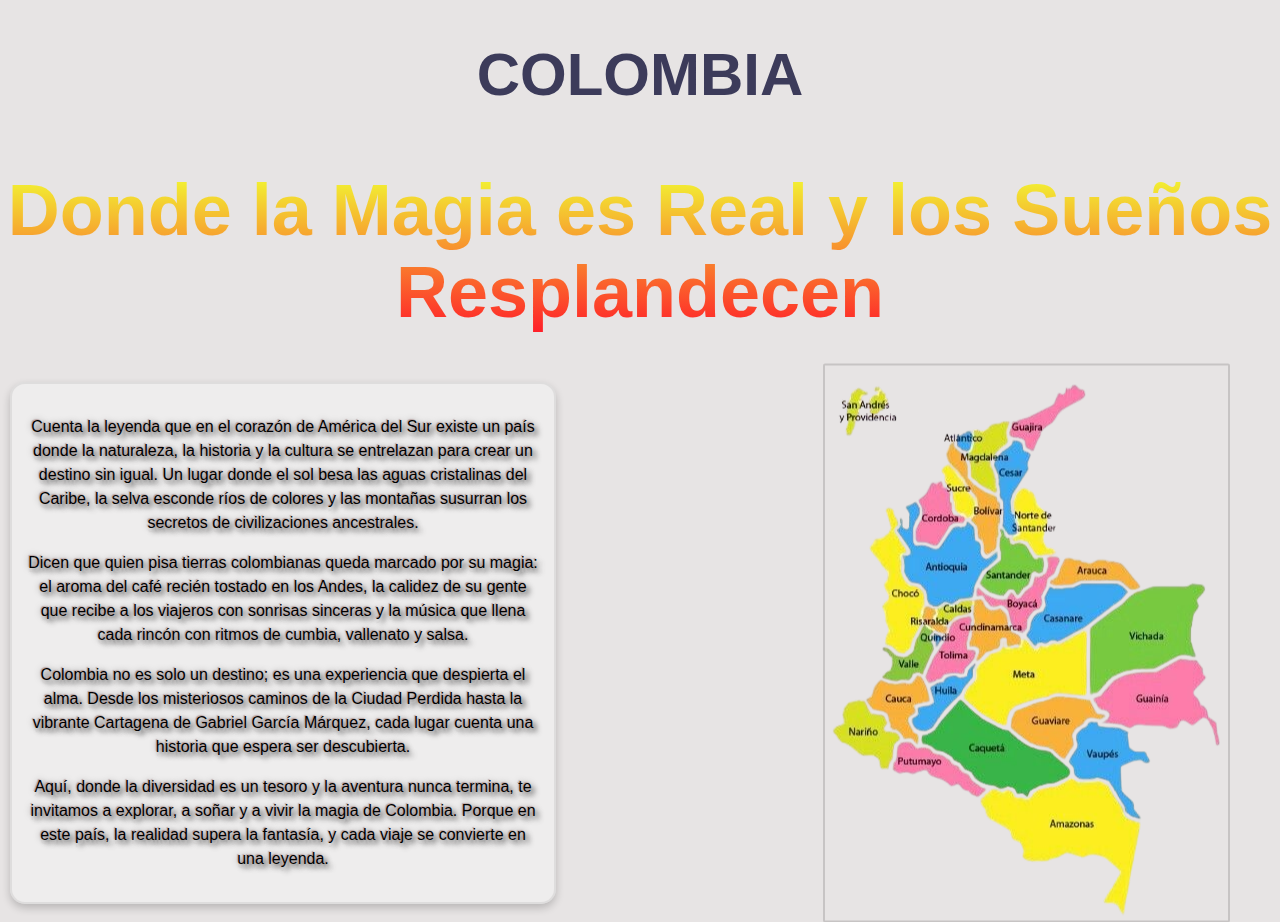
<file: index.html>
<!DOCTYPE html>
<html lang="es">

<head>
    <meta charset="UTF-8">
    <meta name="viewport" content="width=device-width, initial-scale=1.0">
    <link rel="stylesheet" href="css/style-main.css">
    <title>MAPA DE COLOMBIA</title>
</head>


<body>
    <header class="main-header">
        <h1>COLOMBIA</h1>
    </header>
    <nav class="sub-header">
        <h2>Donde la Magia es Real y los Sueños Resplandecen</h2>
    </nav>
    <main class="content">
        <section class="left-box">
            <p>
                Cuenta la leyenda que en el corazón de América del Sur existe un país donde la naturaleza, la
                historia y la cultura se
                entrelazan para crear un destino sin igual. Un lugar donde el sol besa las aguas cristalinas del
                Caribe, la selva
                esconde ríos de colores y las montañas susurran los secretos de civilizaciones ancestrales.
            </p>
            <p>
                Dicen que quien pisa tierras colombianas queda marcado por su magia: el aroma del café recién
                tostado en los Andes, la
                calidez de su gente que recibe a los viajeros con sonrisas sinceras y la música que llena cada
                rincón con ritmos de
                cumbia, vallenato y salsa.
            </p>
            <p>
                Colombia no es solo un destino; es una experiencia que despierta el alma. Desde los misteriosos
                caminos de la Ciudad
                Perdida hasta la vibrante Cartagena de Gabriel García Márquez, cada lugar cuenta una historia que
                espera ser
                descubierta.
            </p>
            <p>
                Aquí, donde la diversidad es un tesoro y la aventura nunca termina, te invitamos a explorar, a soñar
                y a vivir la magia
                de Colombia. Porque en este país, la realidad supera la fantasía, y cada viaje se convierte en una
                leyenda.
            </p>
        </section>
        <section class="right-box">
            <div class="mapacol">
                <!-- Image Map Generated by http://www.image-map.net/ -->
                <img src="images/map.png" usemap="#image-map" alt="Mapa de Colombia">
            
                <map name="image-map">
                    <area target="_self" alt="CHOCO" title="CHOCO" href="choco.html"
                        coords="60,276,68,282,77,285,83,279,89,267,93,257,93,245,96,234,93,222,77,212,74,200,75,190,80,182,72,169,72,154,65,143,64,166,53,175,45,181,56,197,62,208,62,215,57,223,63,235,58,242,60,251,63,262,66,269"
                        shape="poly">
                    <area target="_self" alt="LA GUAJIRA" title="LA GUAJIRA" href="laguajira.html"
                        coords="207,85,211,75,217,63,227,55,233,45,243,39,261,31,249,21,237,29,230,31,226,41,209,49,196,53,188,57,186,67,198,71"
                        shape="poly">
                    <area target="_self" alt="NARINO" title="NARINO" href="narino.html"
                        coords="61,403,67,389,71,375,61,365,61,349,47,347,39,335,27,337,21,349,21,359,11,365,19,375,33,389,47,389"
                        shape="poly">
                    <area target="_self" alt="GUAINIA" title="GUAINIA" href="guainia.html"
                        coords="390,377,395,377,389,355,382,349,380,340,375,338,371,331,367,326,380,313,375,300,367,294,355,292,345,297,332,306,318,307,300,309,291,313,282,321,275,329,268,332,274,341,283,342,285,348,282,357,292,357,302,359,312,358,326,358,337,357,346,360,354,359,358,353,368,355,376,353,383,354,389,365"
                        shape="poly">
                    <area target="_self" alt="CUNDINAMARCA" title="CUNDINAMARCA" href="cundinamarca.html"
                        coords="155,283,154,292,168,282,174,280,176,272,182,272,187,279,194,274,188,268,182,254,174,240,166,246,156,236,150,238,151,249,148,266,145,280"
                        shape="poly">
                </map>
        </section>
    </main>
</body>

</html>
</file>
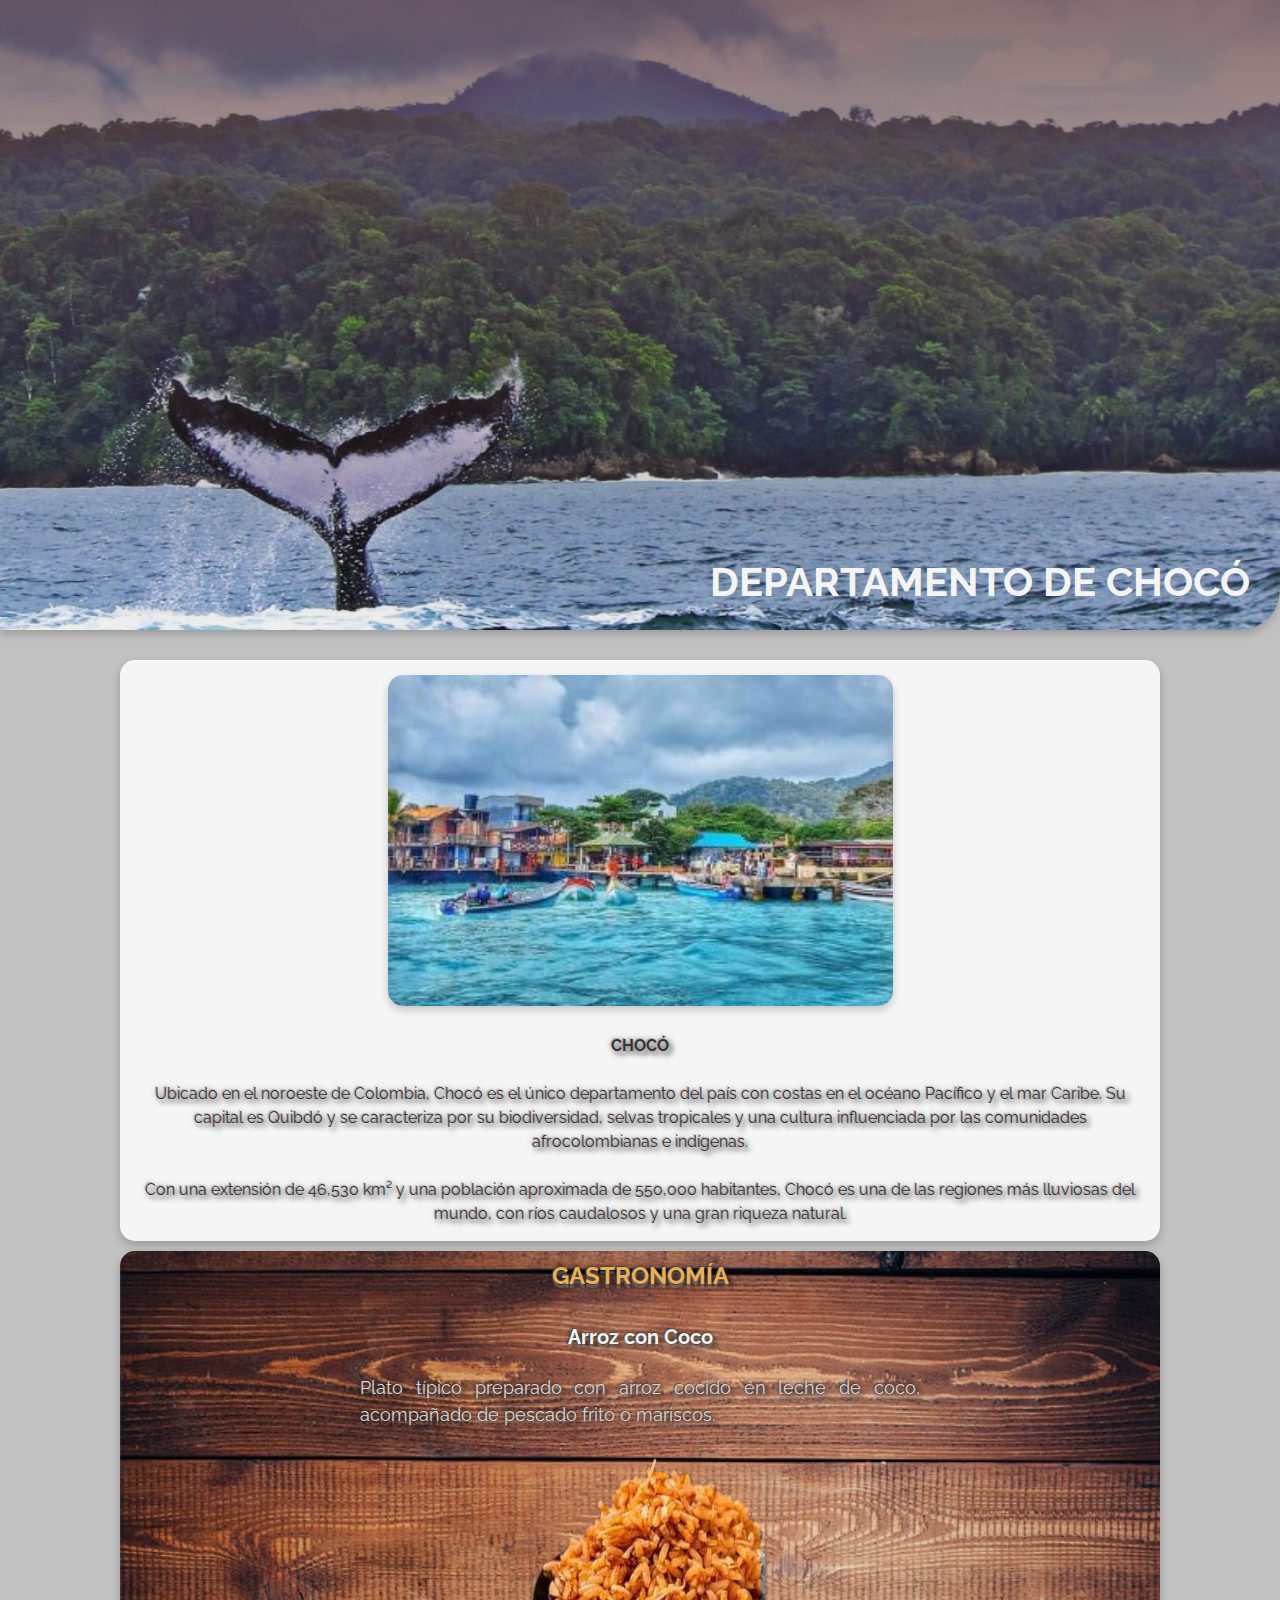
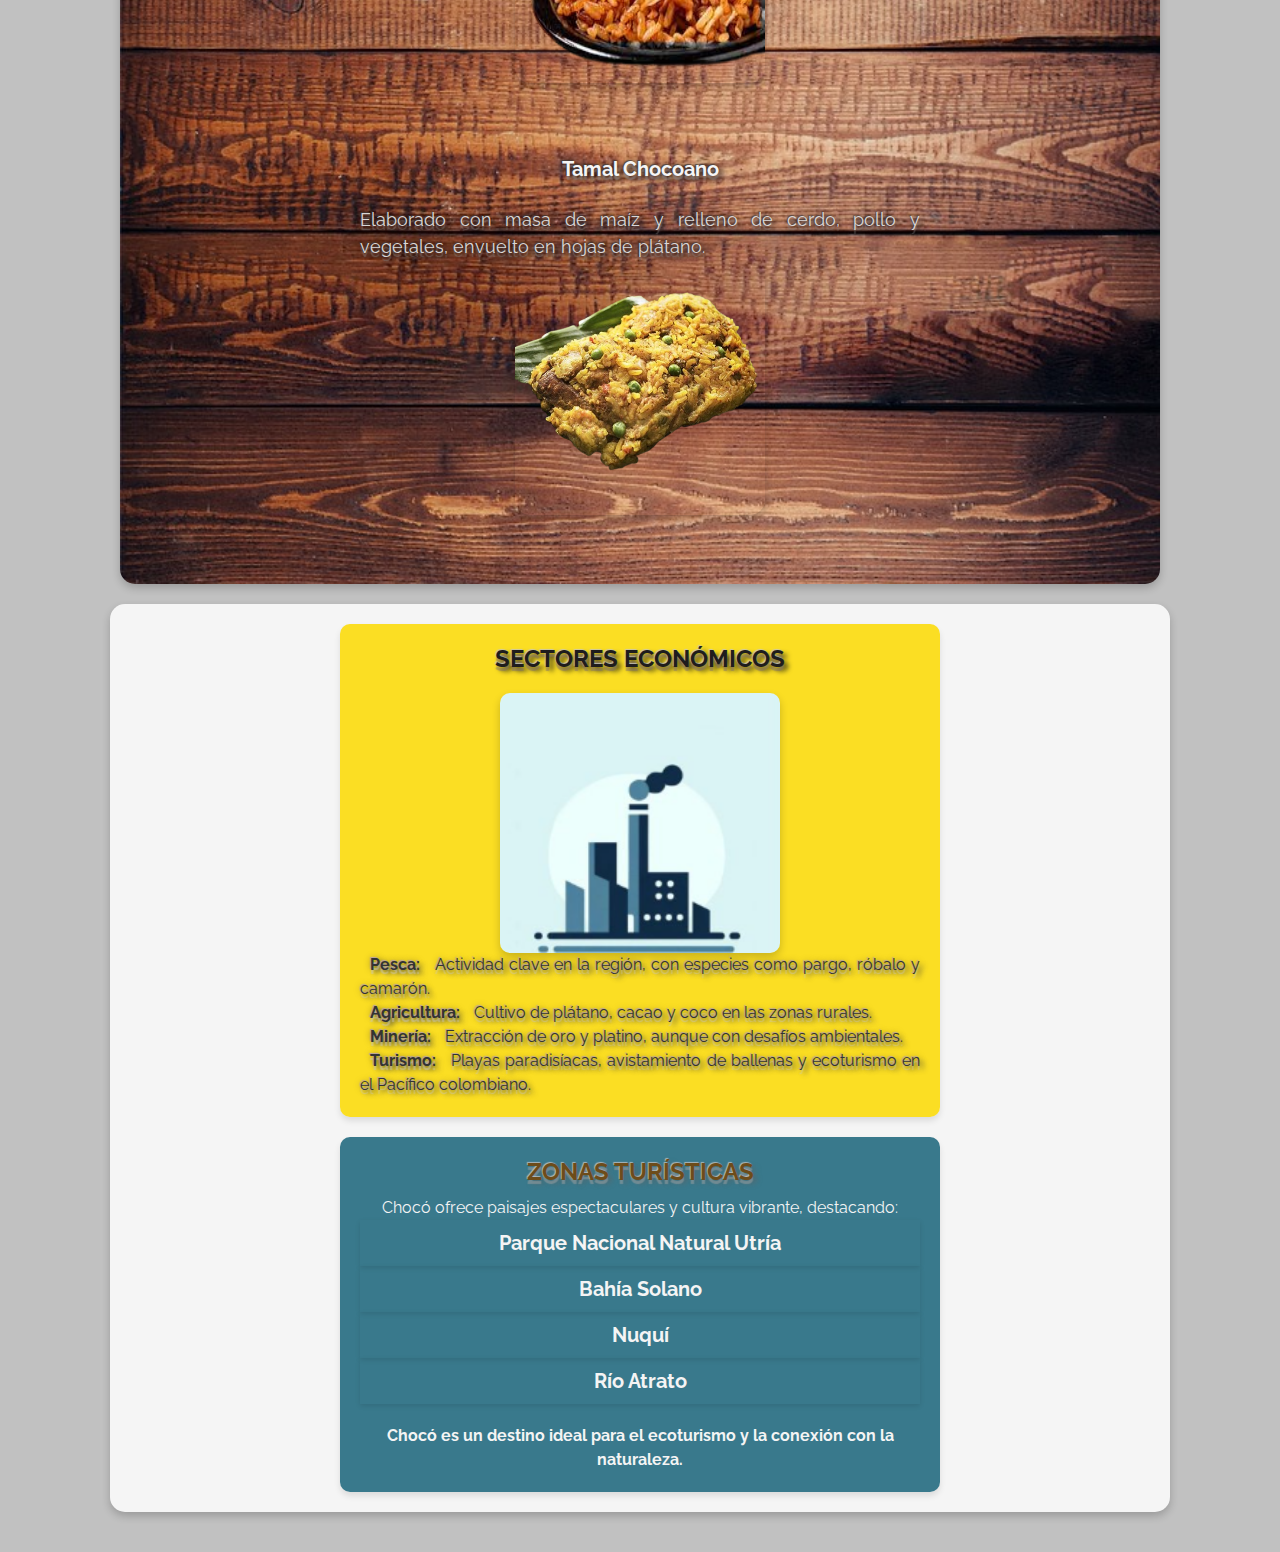
<file: choco.html>
<!DOCTYPE html>
<html lang="es">
<head>
    <meta charset="UTF-8">
    <meta name="viewport" content="width=device-width, initial-scale=1.0">
    <title>CHOCÓ</title>
    <link rel="stylesheet" href="css/style2.css">
</head>
<body>
    <header>
        <nav class="titulo">
            <h1>DEPARTAMENTO DE CHOCÓ</h1>
        </nav>
    </header>
    <section>
        <article>
            <img src="images/choco.png" alt="">
            <p><br><strong>CHOCÓ</strong><br>
                <br> Ubicado en el noroeste de Colombia, Chocó es el único departamento del país con costas en el océano Pacífico y el mar Caribe. Su capital es Quibdó y se caracteriza por su biodiversidad, selvas tropicales y una cultura influenciada por las comunidades afrocolombianas e indígenas. <br>
                <br> Con una extensión de 46,530 km² y una población aproximada de 550,000 habitantes, Chocó es una de las regiones más lluviosas del mundo, con ríos caudalosos y una gran riqueza natural.
            </p>
        </article>
        <article class="gastronomia">
            <h3>GASTRONOMÍA</h3>
            <div class="plato">
                <h4>Arroz con Coco</h4>
                <div class="container">
                    <div class="texto">
                        <p>Plato típico preparado con arroz cocido en leche de coco, acompañado de pescado frito o mariscos.</p>
                    </div>
                    <div class="imagen">
                        <img src="images/arroz_coco.png" alt="Arroz con Coco">
                    </div>
                </div>
            </div>

            <div class="plato">
                <h4>Tamal Chocoano</h4>
                <div class="container">
                    <div class="texto">
                        <p>Elaborado con masa de maíz y relleno de cerdo, pollo y vegetales, envuelto en hojas de plátano.</p>
                    </div>
                    <div class="imagen">
                        <img src="images/tamal_chocoano.png" alt="Tamal Chocoano">
                    </div>
                </div>
            </div>
        </article>
        <div class="conteiner3">
            <article class="sector">
                <h3>SECTORES ECONÓMICOS</h3>
                <img src="images/sector_choco.png" alt="">
                <p><strong>Pesca:</strong> Actividad clave en la región, con especies como pargo, róbalo y camarón.</p>
                <p><strong>Agricultura:</strong> Cultivo de plátano, cacao y coco en las zonas rurales.</p>
                <p><strong>Minería:</strong> Extracción de oro y platino, aunque con desafíos ambientales.</p>
                <p><strong>Turismo:</strong> Playas paradisíacas, avistamiento de ballenas y ecoturismo en el Pacífico colombiano.</p>
            </article>
            <article class="turismo">
                <h3>ZONAS TURÍSTICAS</h3>
                <p>Chocó ofrece paisajes espectaculares y cultura vibrante, destacando:</p>
                <ul>
                    <li><strong><a href="https://www.tripadvisor.com">Parque Nacional Natural Utría</a></strong></li>
                    <li><strong><a href="https://www.tripadvisor.com">Bahía Solano</a></strong></li>
                    <li><strong><a href="https://www.tripadvisor.com">Nuquí</a></strong></li>
                    <li><strong><a href="https://www.tripadvisor.com">Río Atrato</a></strong></li>
                </ul>
                <p class="final">Chocó es un destino ideal para el ecoturismo y la conexión con la naturaleza.</p>
            </article>
        </div>
    </section>
</body>
</html>
</file>
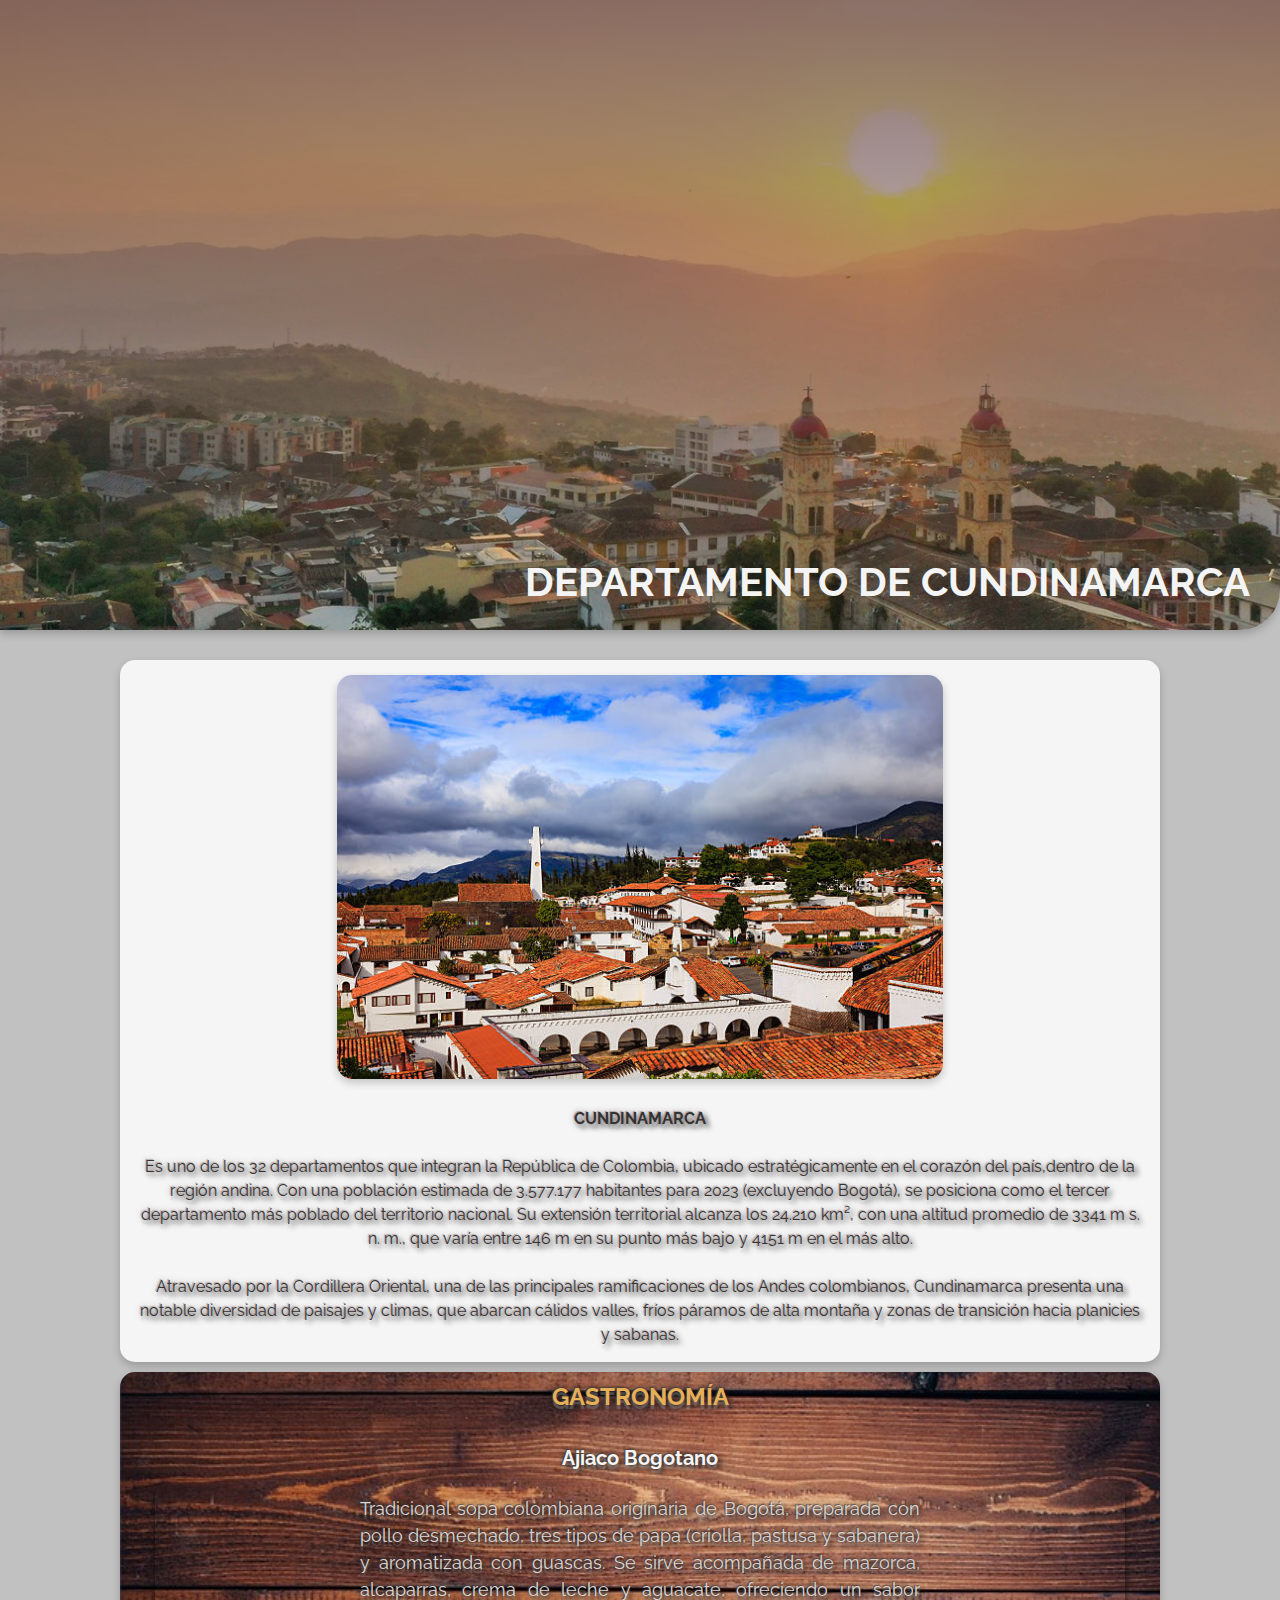
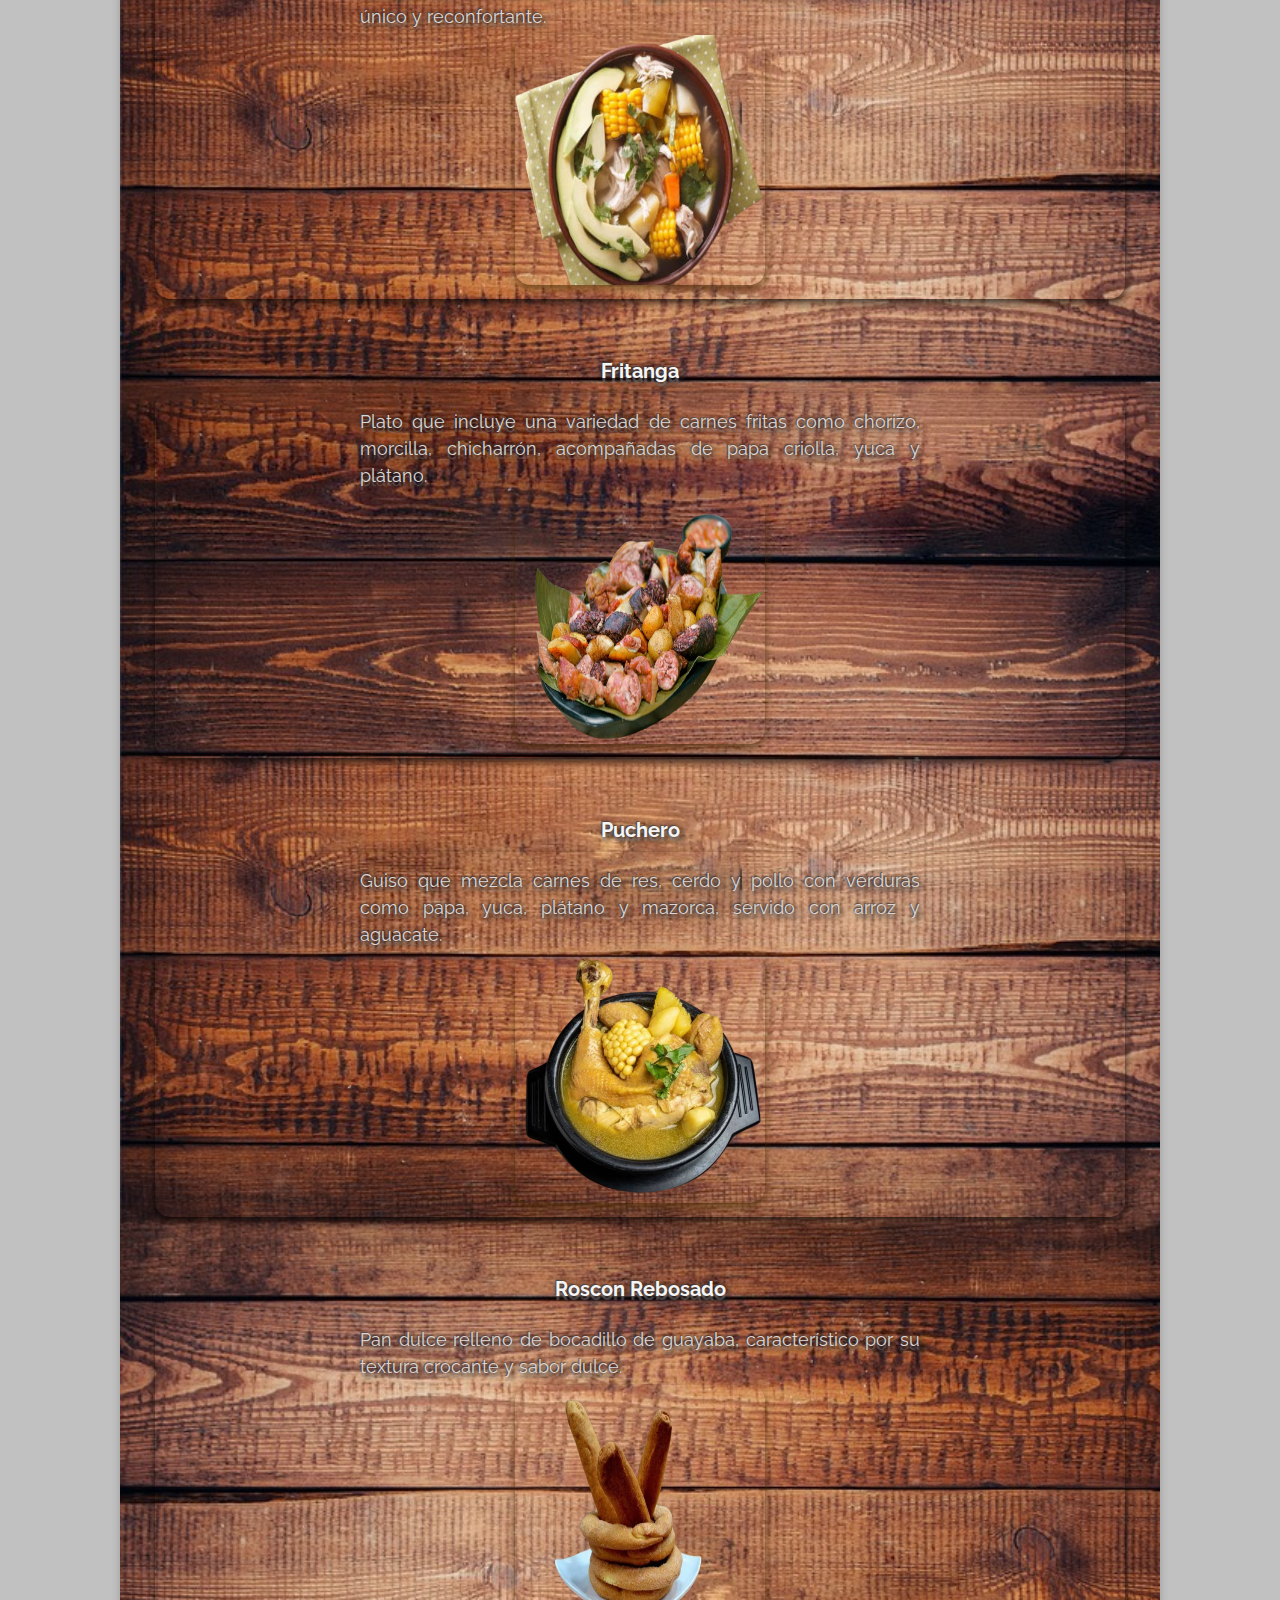
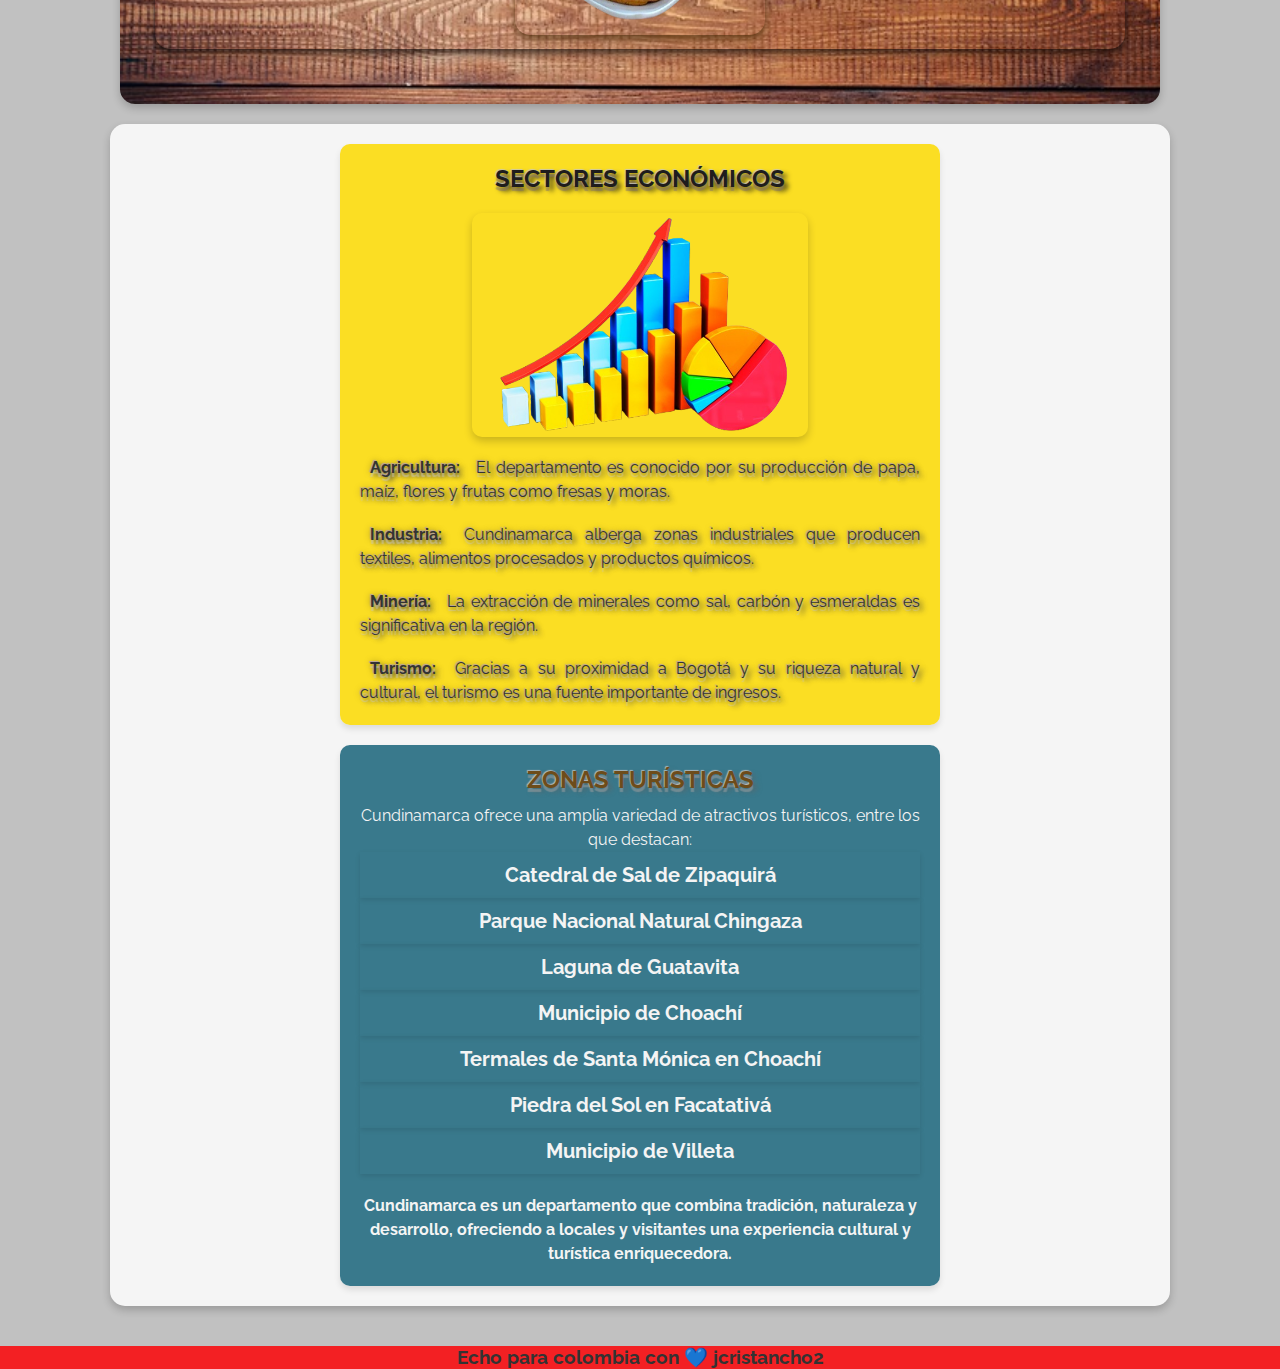
<file: cundinamarca.html>
<!DOCTYPE html>
<html lang="en">
<head>
    <meta charset="UTF-8">
    <meta name="viewport" content="width=device-width, initial-scale=1.0">
    <title>CUNDINAMARCA</title>
    <link rel="stylesheet" href="css/style1.css">
    <link rel="stylesheet"
        href="https://fonts.googleapis.com/css2?family=Material+Symbols+Outlined:opsz,wght,FILL,GRAD@24,400,0,0&icon_names=favorite" />

</head>
<body>
    <header>
        <nav class="titulo">
            <h1>DEPARTAMENTO DE CUNDINAMARCA</h1>
        </nav>
    </header>
    <section>
        <article>
            <img src="images/cundinamarca.png" alt="">
            <p> <br><strong>CUNDINAMARCA</strong><br>
                <br> Es uno de los 32 departamentos que integran la República de Colombia, ubicado estratégicamente en el corazón del país,dentro de la región andina. Con una población estimada de 3.577.177 habitantes para 2023 (excluyendo Bogotá), se posiciona como el tercer departamento más poblado del territorio nacional. Su extensión territorial alcanza los 24.210 km², con una altitud promedio de 3341 m s. n. m., que varía entre 146 m en su punto más bajo y 4151 m en el más alto.<br> <br>Atravesado por la Cordillera Oriental, una de las principales ramificaciones de los Andes colombianos, Cundinamarca presenta una notable diversidad de paisajes y climas, que abarcan cálidos valles, fríos páramos de alta montaña y zonas de transición hacia planicies y sabanas.</p>
        </article>
        <article class="gastronomia">
            <h3>GASTRONOMÍA</h3>
            <div class="plato">
                <h4>Ajiaco Bogotano</h4>
                <div class="container">
                    <div class="texto">
                        <p>Tradicional sopa colombiana originaria de Bogotá, preparada con pollo desmechado, tres tipos de papa (criolla, pastusa y sabanera) y aromatizada con guascas. Se sirve acompañada de mazorca, alcaparras, crema de leche y aguacate, ofreciendo un sabor único y reconfortante.</p>
                    </div>
                    <div class="imagen">
                        <img src="images/AJIACO_BOGOTANO.png" alt="Ajiaco Bogotano">
                    </div>
                </div>
            </div>

            <div class="plato">
                <h4>Fritanga</h4>
                <div class="container">
                    <div class="texto">
                        <p>Plato que incluye una variedad de carnes fritas como chorizo, morcilla, chicharrón, acompañadas de papa criolla, yuca y plátano.</p>
                    </div>
                    <div class="imagen">
                        <img src="images/fritanga.png" alt="Fritanga">
                    </div>
                </div>
            </div>

            <div class="plato">
                <h4>Puchero</h4>
                <div class="container">
                    <div class="texto">
                        <p>Guiso que mezcla carnes de res, cerdo y pollo con verduras como papa, yuca, plátano y mazorca, servido con arroz y aguacate.</p>
                    </div>
                    <div class="imagen">
                        <img src="images/puchero.png" alt="Puchero">
                    </div>
                </div>
            </div>

            <div class="plato">
                <h4>Roscon Rebosado</h4>
                <div class="container">
                    <div class="texto">
                        <p>Pan dulce relleno de bocadillo de guayaba, característico por su textura crocante y sabor dulce.</p>
                    </div>
                    <div class="imagen">
                        <img src="images/rosconrebosado.png" alt="Roscon Rebosado">
                    </div>
                </div>
            </div>

        </article>
        <div class="conteiner3">
            <article class="sector">
                <h3>SECTORES ECONÓMICOS</h3>

                <img src="images/sector.png" alt="">
                <br>
                <p><strong>Agricultura:</strong> El departamento es conocido por su producción de papa, maíz, flores y frutas como
                    fresas y moras.</p>
                    <br>

                <p><strong>Industria:</strong> Cundinamarca alberga zonas industriales que producen textiles, alimentos procesados y
                    productos químicos.</p>
                    <br>
                <p><strong>Minería:</strong> La extracción de minerales como sal, carbón y esmeraldas es significativa en la región.
                </p>
                    <br>
                <p><strong>Turismo:</strong> Gracias a su proximidad a Bogotá y su riqueza natural y cultural, el turismo es una
                    fuente importante de ingresos.</p>

            </article>
            <article class="turismo">
                <h3>ZONAS TURÍSTICAS</h3>
                    <p>Cundinamarca ofrece una amplia variedad de atractivos turísticos, entre los que destacan:</p>

                    <ul>
                        <li>
                            <strong><a href="https://www.catedraldesal.gov.co/">Catedral de Sal de Zipaquirá</a></strong> 
                        </li>
                        <li>
                            <strong><a href="https://www.parquesnacionales.gov.co/nuestros-parques/pnn-chingaza/">Parque Nacional Natural Chingaza</a></strong> 
                        </li>
                        <li>
                            <strong><a href="https://parques.car.gov.co/PaginaWeb/PaginaEstatica/Guatavita/QueHacer.aspx">Laguna de Guatavita</a></strong> 
                        </li>
                        <li>
                            <strong><a href="https://www.tripadvisor.co/Attractions-g2437307-Activities-Choachi_Cundinamarca_Department.html">Municipio de Choachí</a></strong>
                        </li>
                        <li>
                            <strong><a href="https://www.termalessantamonica.com/">Termales de Santa Mónica en Choachí</a></strong>
                        </li>
                        <li>
                            <strong><a href="https://www.tripadvisor.co/Attraction_Review-g1222953-d6840198-Reviews-Piedras_del_Tunjo_Archaeological_Park-Facatativa_Cundinamarca_Department.html">Piedra del Sol en Facatativá</a></strong> 
                        </li>
                        <li>
                            <strong><a href="https://www.tripadvisor.co/Tourism-g675692-Villeta_Cundinamarca_Department-Vacations.html">Municipio de Villeta</a></strong> 
                    </ul>

                    <p class="final">Cundinamarca es un departamento que combina tradición, naturaleza y desarrollo, ofreciendo a locales y visitantes una experiencia cultural y turística enriquecedora.</p>
            </article>
        </div>
    </section>
    <footer>
       <a href="https://github.com/jcristancho2?tab=overview&from=2025-03-01&to=2025-03-23" target="_blank">Echo para colombia con 💙 jcristancho2</a>
    </footer>


</body>
</html>
</file>
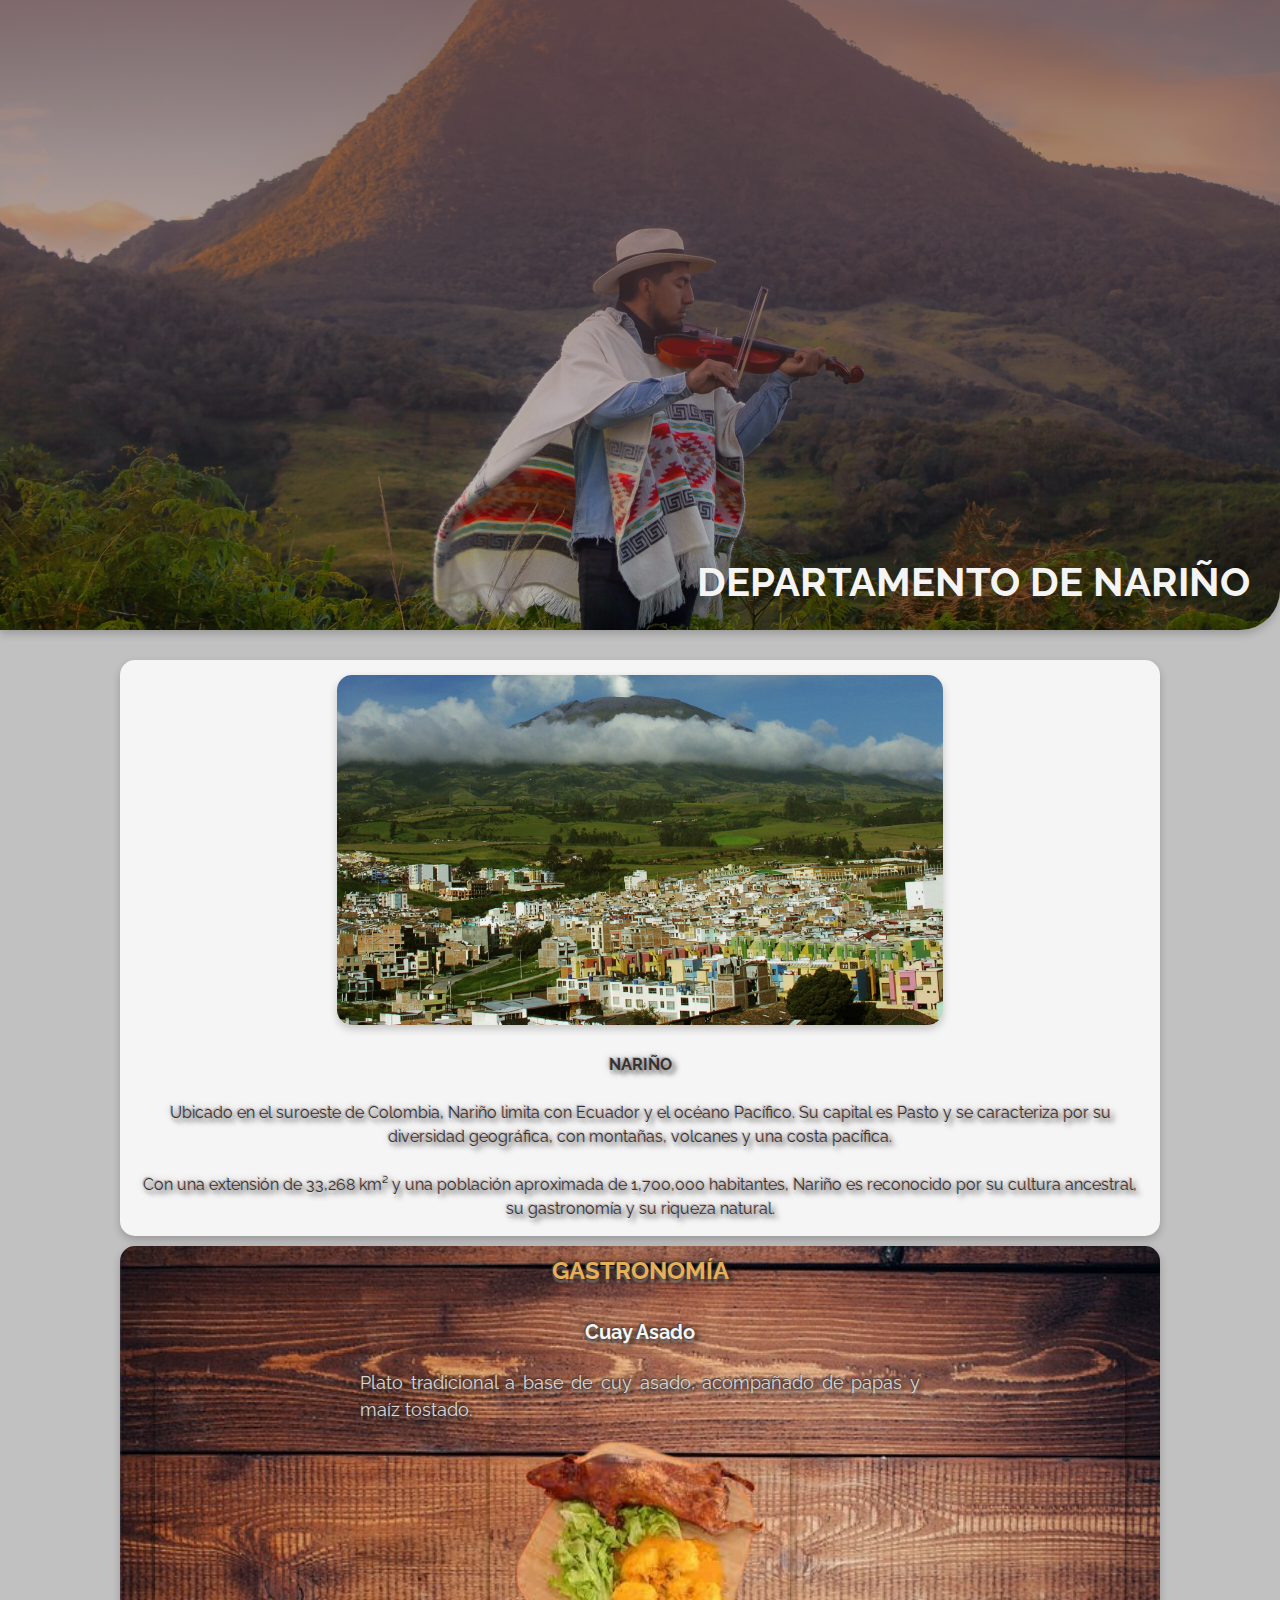
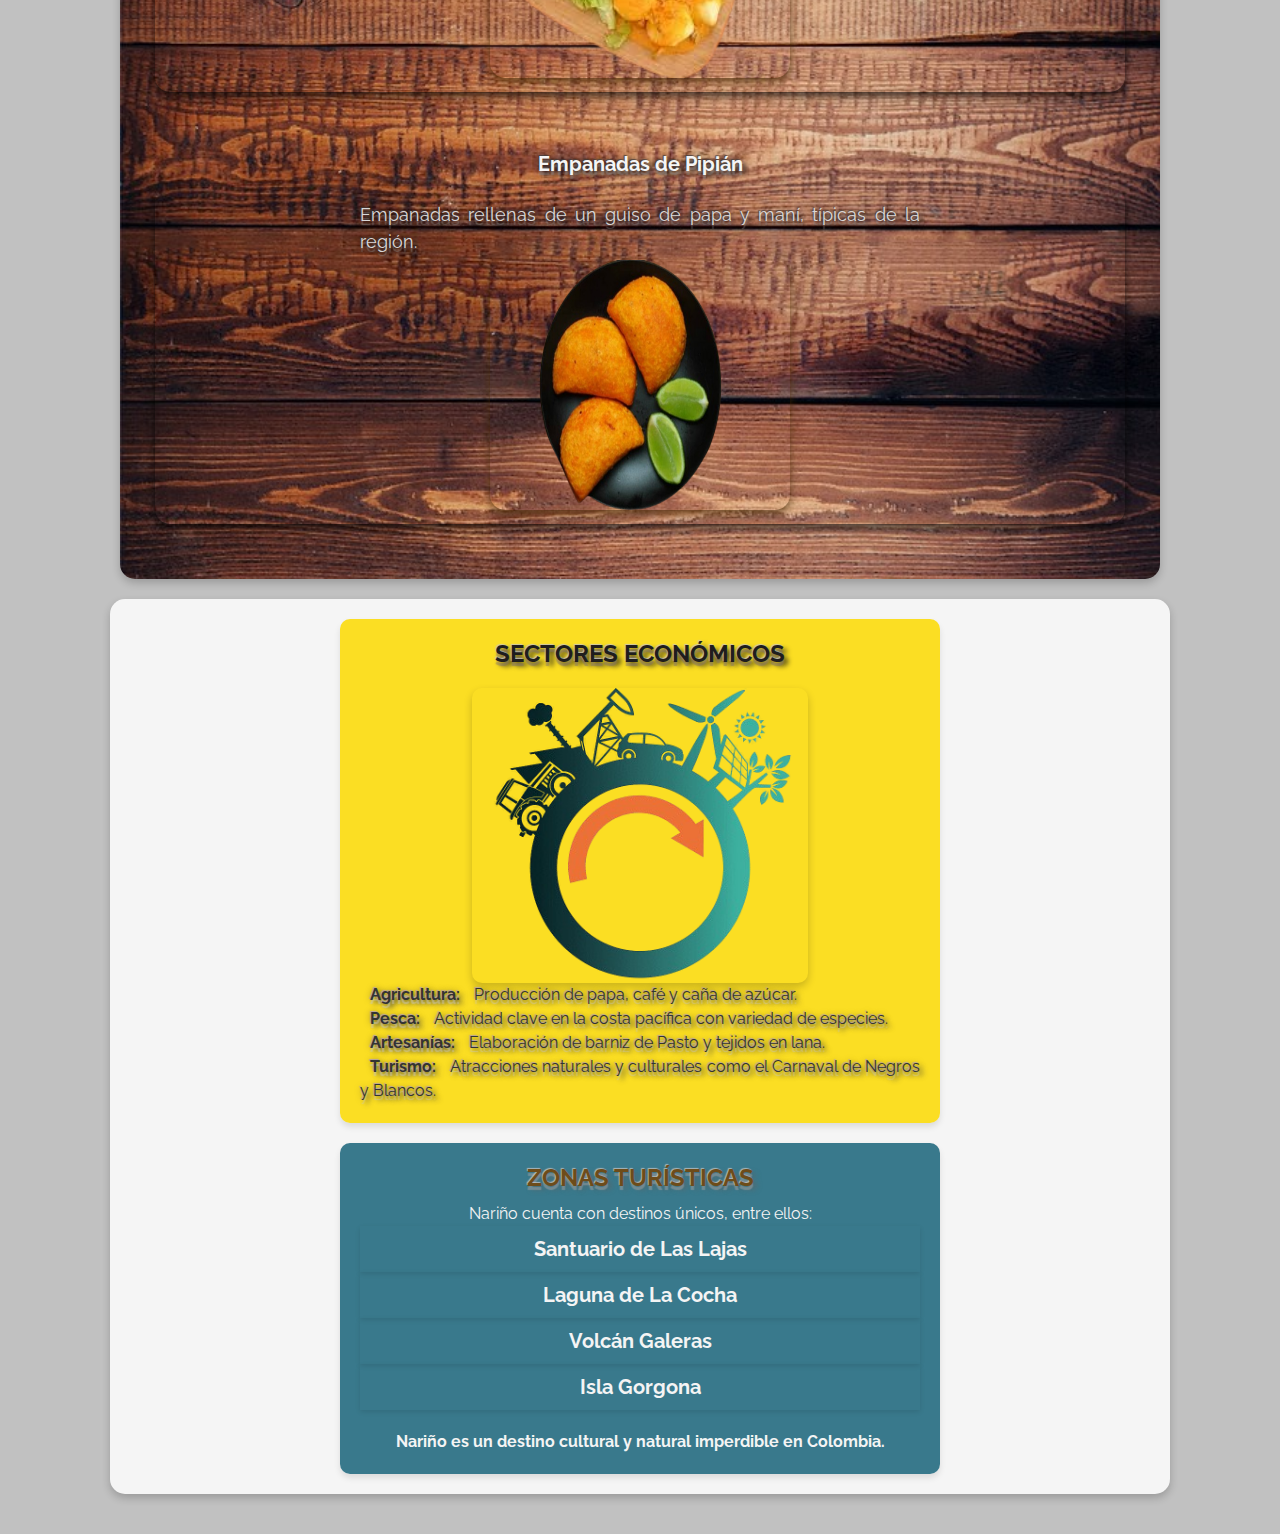
<file: narino.html>
<!DOCTYPE html>
<html lang="es">

<head>
    <meta charset="UTF-8">
    <meta name="viewport" content="width=device-width, initial-scale=1.0">
    <title>NARIÑO</title>
    <link rel="stylesheet" href="css/style3.css">
</head>

<body>
    <header>
        <nav class="titulo">
            <h1>DEPARTAMENTO DE NARIÑO</h1>
        </nav>
    </header>
    <section>
        <article>
            <img src="images/narino.png" alt="">
            <p><br><strong>NARIÑO</strong><br>
                <br> Ubicado en el suroeste de Colombia, Nariño limita con Ecuador y el océano Pacífico. Su capital es
                Pasto y se caracteriza por su diversidad geográfica, con montañas, volcanes y una costa pacífica. <br>
                <br> Con una extensión de 33,268 km² y una población aproximada de 1,700,000 habitantes, Nariño es
                reconocido por su cultura ancestral, su gastronomía y su riqueza natural.
            </p>
        </article>
        <article class="gastronomia">
            <h3>GASTRONOMÍA</h3>
            <div class="plato">
                <h4>Cuay Asado</h4>
                <div class="container">
                    <div class="texto">
                        <p>Plato tradicional a base de cuy asado, acompañado de papas y maíz tostado.</p>
                    </div>
                    <div class="imagen">
                        <img src="images/cuy_asado.png" alt="Cuy Asado">
                    </div>
                </div>
            </div>

            <div class="plato">
                <h4>Empanadas de Pipián</h4>
                <div class="container">
                    <div class="texto">
                        <p>Empanadas rellenas de un guiso de papa y maní, típicas de la región.</p>
                    </div>
                    <div class="imagen">
                        <img src="images/empanadas_pipian.png" alt="Empanadas de Pipián">
                    </div>
                </div>
            </div>
        </article>
        <div class="conteiner3">
            <article class="sector">
                <h3>SECTORES ECONÓMICOS</h3>
                <img src="images/sector_narino.png" alt="">
                <p><strong>Agricultura:</strong> Producción de papa, café y caña de azúcar.</p>
                <p><strong>Pesca:</strong> Actividad clave en la costa pacífica con variedad de especies.</p>
                <p><strong>Artesanías:</strong> Elaboración de barniz de Pasto y tejidos en lana.</p>
                <p><strong>Turismo:</strong> Atracciones naturales y culturales como el Carnaval de Negros y Blancos.
                </p>
            </article>
            <article class="turismo">
                <h3>ZONAS TURÍSTICAS</h3>
                <p>Nariño cuenta con destinos únicos, entre ellos:</p>
                <ul>
                    <li><strong><a href="https://www.tripadvisor.com">Santuario de Las Lajas</a></strong></li>
                    <li><strong><a href="https://www.tripadvisor.com">Laguna de La Cocha</a></strong></li>
                    <li><strong><a href="https://www.tripadvisor.com">Volcán Galeras</a></strong></li>
                    <li><strong><a href="https://www.tripadvisor.com">Isla Gorgona</a></strong></li>
                </ul>
                <p class="final">Nariño es un destino cultural y natural imperdible en Colombia.</p>
            </article>
        </div>
    </section>
</body>

</html>
</file>
<file: css/style-main.css>
body {
    font-family: 'Gill Sans', 'Gill Sans MT', Calibri, 'Trebuchet MS', sans-serif;
    margin: 0;
    padding: 0;
    background-color: #e7e4e4;
    text-align: center;
}

.container {
    background-color: transparent;
    border-radius: 15px;
    position: absolute;
}

.main-header {
    width: 100%;
    text-align: center;
    font-size: 30px;
    color: rgb(60, 59, 90);
    font-weight: 400;
    position: relative;
}

.sub-header {
    font-size: 3rem;
    font-weight: bold;
    background: linear-gradient(to bottom, #f1ff33, #ff1e29);
    -webkit-background-clip: text;
    -webkit-text-fill-color: transparent;
    text-align: center;
}

.content {
    position: relative;
    width: 100%;
    height: 500px;
}

.left-box {
    position: absolute;
    left: 10px;
    top: 50%;
    transform: translateY(-50%);
    width: 40%;
    border: 2px solid #33333315;
    border-radius: 15px;
    padding: 15px;
    box-shadow: 0px 4px 8px rgba(0, 0, 0, 0.2);
    text-align: center;
    background-color: rgba(245, 245, 245, 0.562);
    overflow: hidden;
}

.left-box p {
    background-color: transparent;
    line-height: 1.5;
    text-shadow: -1px -1px 1px #b8a3a3,
        0px 4px 1px rgba(202, 199, 199, 0.5),
        4px 4px 5px rgba(63, 63, 63, 0.801),
        0px 0px 7px rgba(0, 0, 0, 0.4);
}

.right-box {
    position: absolute;
    right: 50px;
    top: 50%;
    transform: translateY(-50%);
    max-width: 500px;
    max-height: 600px;
    overflow: hidden;
    border: 2px solid rgba(0, 0, 0, 0.137);
    border-radius: 2px;
}
</file>
<file: css/style2.css>
@import url('https://fonts.googleapis.com/css2?family=Raleway:ital,wght@0,100..900;1,100..900&family=Roboto:ital,wght@0,100;0,300;0,400;0,500;0,700;0,900;1,100;1,300;1,400;1,500;1,700;1,900&display=swap');

* {
    margin: 0;
    padding: 0;
    box-sizing: border-box;
    font-optical-sizing: auto;
    font-style: normal;
    background-color: rgba(128, 128, 128, 0.281);
    color: #333;

    --c1:#87C8E1;
    --c2: #FADC0A;
    --c3: #DC1419;
}

body{
    font-family: "Raleway", serif;
}


header{
    height: 70vh;
    background-position: center;
    background-size: cover;
    position: relative;
    border-radius: 0px 0px 40px 0px ;
    box-shadow: 0px 4px 8px rgba(0, 0, 0, 0.2);
    background-image: linear-gradient(180deg, #664444c2 0%, #1b1b1d10 100%), url(../images/banner_choco.png);
}

header h1{
    font-size: 40px;
    bottom: 25px;
    right: 30px;
    color: #f4f4f4;
    background-color: transparent;
    position: absolute;
}
section{
    padding: 20px;
    max-width: 1100px;
    margin: auto;
    overflow: auto;
    background-color: transparent;
    }
article {
    position: relative;
    background-color: white;
    padding: 15px;
    border-radius: 15px;
    box-shadow: 0px 4px 8px rgba(0, 0, 0, 0.2);
    margin: 10px 10px 10px 10px ;
    text-align: center;
    background-color: whitesmoke;
    overflow: auto;
}
article img {
    width: 50%;
    border-radius: 15px;
    box-shadow: 0px 4px 8px rgba(0, 0, 0, 0.2);
    padding: 0;
    background-color: transparent;
    
}
article p{
    background-color: transparent;
    line-height: 1.5;
    text-shadow: -1px -1px 1px #b8a3a3,
        0px 4px 1px rgba(202, 199, 199, 0.5),
        4px 4px 5px rgba(63, 63, 63, 0.801),
        0px 0px 7px rgba(0, 0, 0, 0.4);
}
article p strong{
    padding: 10px;
    background-color: transparent;
}
.gastronomia{
    background-image: url("/images/fondomesa.png");
    background-repeat: no-repeat;
    background-size: cover;
    padding: 10px;
    border-radius: 15px;
    box-shadow: 0px 4px 8px rgba(0, 0, 0, 0.2);
    margin: 10px;
    text-align: center;
    overflow: auto;
}
.gastronomia h3 {
    text-align: center;
    font-size: 24px;
    color: #e6b059;
    margin-bottom: 20px;
    background-color: transparent;
    text-shadow: -1px -1px 1px #423f3fcc,
            0px 4px 1px rgba(133, 131, 131, 0.5),
            4px 4px 5px rgba(39, 35, 35, 0.801),
            0px 0px 7px rgba(0, 0, 0, 0.664);
}
.plato {
    background-color: transparent;
    margin-bottom: 20px;
    padding: 15px;


}
.plato h4{
    background-color: transparent;
    font-size: 20px;
    color: whitesmoke;
    margin-bottom: 10px;
    text-align: center;
    text-shadow: -1px -1px 1px #423f3fcc,
            0px 4px 1px rgba(133, 131, 131, 0.5),
            4px 4px 5px rgba(39, 35, 35, 0.801),
            0px 0px 7px rgba(0, 0, 0, 0.664);
    

}

.container {
    background-color: transparent;
    padding: 10px;
    border-radius: 15px;
    margin: 10px;
}

.texto{
    background-color: transparent;
    padding: 5px;
    text-align: right;
    width: 60%;
    right: 40px;
    margin: auto;
    background-color: transparent;
    overflow: auto;
    
 }

  .texto p{
    color: #dad7d7;
    text-align: justify;
    font-size: large;
    text-shadow: -1px -1px 1px #423f3fcc,
            0px 4px 1px rgba(133, 131, 131, 0.5),
            4px 4px 5px rgba(39, 35, 35, 0.801),
            0px 0px 7px rgba(0, 0, 0, 0.664);
}

.imagen{
    background-color: transparent;
    text-align: center;

}
.imagen img {
    width: 250px;
    height: 250px;
    background-color: transparent;
    border-radius: 15px;

}

.conteiner3{
    position: relative;
    background-color: whitesmoke;
    max-width: 1200px;
    margin: 20px auto;
    border-radius: 15px;
    box-shadow: 0px 4px 8px rgba(0, 0, 0, 0.2);
    overflow: hidden;
}

.sector {
    background: #fbda01dc;
    padding: 20px;
    border-radius: 10px;
    box-shadow: 0px 4px 6px rgba(0, 0, 0, 0.1);
    width: 80%;
    max-width: 600px;
    margin: 20px auto;
    overflow: hidden;
    word-wrap: break-word;
    overflow-wrap: break-word;

}

.sector img{
    display: block;
    max-width: 100%;
    height: auto;
    border-radius: 10px;
    margin: 0 auto;
}

.sector h3{
    color: #1f1d1d;
    text-shadow: -1px -1px 1px #c7c5c5cc,
        0px 4px 1px rgba(126, 110, 110, 0.5),
        4px 4px 5px rgba(17, 17, 17, 0.801);
    text-align: center;
    font-size: 24px;
    margin-bottom: 20px;
    background-color: transparent;
}
.sector p,strong{
    text-align: justify;
    font-size: 16px;
    line-height: 1.5;
    color: #333;
    background-color: transparent;


}

.turismo {
    background: #2d7185f1;
    padding: 20px;
    border-radius: 10px;
    box-shadow: 0px 4px 6px rgba(0, 0, 0, 0.1);

    max-width: 600px;
    margin: 20px auto;
    overflow: hidden;
    word-wrap: break-word;
    overflow-wrap: break-word;
}
.turismo p{
    color: #f4f4f4;
    text-shadow: none;
    
}

.turismo h3 {
    text-align: center;
    font-size: 24px;
    color: #6D4C1A;
    text-shadow: -1px -1px 1px #c7c5c5cc,
            0px 4px 1px rgba(163, 163, 163, 0.5),
            4px 4px 5px rgba(97, 97, 97, 0.548);
    margin-bottom: 10px;
    background: transparent;
}

.turismo ul {
    list-style: none;
    padding: 0;
    background: transparent;
    color: #f4f4f4;

}

.turismo li {
    background: transparent;
    color: #f4f4f4;
    padding: 8px 0;
    box-shadow: 0px 2px 5px rgba(0, 0, 0, 0.1);

}

.turismo strong {
    color: #f4f4f4;
    font-size: 20px;
    background: transparent;
}

.turismo a{
    text-decoration: none;
    color: #f4f4f4;
    transition: color 0.3s;
    display: inline-block;
    background: transparent;
}

.final {
    
    font-weight: bold;
    text-align: center;
    margin-top: 20px;
    color: #f4f4f4;
}


footer {
    width: 100%;
    height: auto;
    font-size: larger;
    font-weight: bolder;
    text-align: center;
    background-color: #fd0004d5;

}

footer a{
    text-decoration: none;
    color: #333;
    background-color: transparent;
    display: inline-block;


}

a:hover {
    color: #00ffea;
}
</file>
<file: css/style1.css>
@import url('https://fonts.googleapis.com/css2?family=Raleway:ital,wght@0,100..900;1,100..900&family=Roboto:ital,wght@0,100;0,300;0,400;0,500;0,700;0,900;1,100;1,300;1,400;1,500;1,700;1,900&display=swap');

* {
    margin: 0;
    padding: 0;
    box-sizing: border-box;
    font-optical-sizing: auto;
    font-style: normal;
    background-color: rgba(128, 128, 128, 0.281);
    color: #333;

    --c1:#87C8E1;
    --c2: #FADC0A;
    --c3: #DC1419;
}

body{
    font-family: "Raleway", serif;
}


header{
    height: 70vh;
    background-position: center;
    background-size: cover;
    position: relative;
    border-radius: 0px 0px 40px 0px ;
    box-shadow: 0px 4px 8px rgba(0, 0, 0, 0.2);
    background-image: linear-gradient(180deg, #664444c2 0%, #1b1b1d10 100%), url(../images/iamgenfondo.jpg);
}

header h1{
    font-size: 40px;
    bottom: 25px;
    right: 30px;
    color: #f4f4f4;
    background-color: transparent;
    position: absolute;
}
section{
    padding: 20px;
    max-width: 1100px;
    margin: auto;
    overflow: auto;
    background-color: transparent;
    }
article {
    position: relative;
    background-color: white;
    padding: 15px;
    border-radius: 15px;
    box-shadow: 0px 4px 8px rgba(0, 0, 0, 0.2);
    margin: 10px 10px 10px 10px ;
    text-align: center;
    background-color: whitesmoke;
    overflow: auto;
}
article img {
    width: 60%;
    border-radius: 15px;
    box-shadow: 0px 4px 8px rgba(0, 0, 0, 0.2);
    padding: 0;
    background-color: transparent;
    
}
article p{
    background-color: transparent;
    line-height: 1.5;
    text-shadow: -1px -1px 1px #b8a3a3,
        0px 4px 1px rgba(202, 199, 199, 0.5),
        4px 4px 5px rgba(63, 63, 63, 0.801),
        0px 0px 7px rgba(0, 0, 0, 0.4);
}
article p strong{
    padding: 10px;
    background-color: transparent;
}
.gastronomia{
    background-image: url("/images/fondomesa.png");
    background-repeat: no-repeat;
    background-size: cover;
    padding: 10px;
    border-radius: 15px;
    box-shadow: 0px 4px 8px rgba(0, 0, 0, 0.2);
    margin: 10px;
    text-align: center;
    overflow: auto;
}
.gastronomia h3 {
    text-align: center;
    font-size: 24px;
    color: #e6b059;
    margin-bottom: 20px;
    background-color: transparent;
    text-shadow: -1px -1px 1px #423f3fcc,
            0px 4px 1px rgba(133, 131, 131, 0.5),
            4px 4px 5px rgba(39, 35, 35, 0.801),
            0px 0px 7px rgba(0, 0, 0, 0.664);
}
.plato {
    background-color: transparent;
    margin-bottom: 20px;
    padding: 15px;


}
.plato h4{
    background-color: transparent;
    font-size: 20px;
    color: whitesmoke;
    margin-bottom: 10px;
    text-align: center;
    text-shadow: -1px -1px 1px #423f3fcc,
            0px 4px 1px rgba(133, 131, 131, 0.5),
            4px 4px 5px rgba(39, 35, 35, 0.801),
            0px 0px 7px rgba(0, 0, 0, 0.664);
    

}

.container {
    background-color: transparent;
    padding: 10px;
    border-radius: 15px;
    box-shadow: 0px 4px 8px rgba(0, 0, 0, 0.726);
    margin: 10px;
}

.texto{
    background-color: transparent;
    padding: 5px;
    text-align: right;
    width: 60%;
    right: 40px;
    margin: auto;
    background-color: transparent;
    overflow: auto;
    
 }

  .texto p{
    color: #dad7d7;
    text-align: justify;
    font-size: large;
    text-shadow: -1px -1px 1px #423f3fcc,
            0px 4px 1px rgba(133, 131, 131, 0.5),
            4px 4px 5px rgba(39, 35, 35, 0.801),
            0px 0px 7px rgba(0, 0, 0, 0.664);
}

.imagen{
    background-color: transparent;
    text-align: center;

}
.imagen img {
    width: 250px;
    height: 250px;
    background-color: transparent;
    border-radius: 15px;
    box-shadow: 0px 4px 8px rgba(70, 41, 5, 0.726);

}

.conteiner3{
    position: relative;
    background-color: whitesmoke;
    max-width: 1200px;
    margin: 20px auto;
    border-radius: 15px;
    box-shadow: 0px 4px 8px rgba(0, 0, 0, 0.2);
    overflow: hidden;
}

.sector {
    background: #fbda01dc;
    padding: 20px;
    border-radius: 10px;
    box-shadow: 0px 4px 6px rgba(0, 0, 0, 0.1);
    width: 80%;
    max-width: 600px;
    margin: 20px auto;
    overflow: hidden;
    word-wrap: break-word;
    overflow-wrap: break-word;

}

.sector img{
    display: block;
    max-width: 100%;
    height: auto;
    border-radius: 10px;
    margin: 0 auto;
}

.sector h3{
    color: #1f1d1d;
    text-shadow: -1px -1px 1px #c7c5c5cc,
        0px 4px 1px rgba(126, 110, 110, 0.5),
        4px 4px 5px rgba(17, 17, 17, 0.801);
    text-align: center;
    font-size: 24px;
    margin-bottom: 20px;
    background-color: transparent;
}
.sector p,strong{
    text-align: justify;
    font-size: 16px;
    line-height: 1.5;
    color: #333;
    background-color: transparent;


}

.turismo {
    background: #2d7185f1;
    padding: 20px;
    border-radius: 10px;
    box-shadow: 0px 4px 6px rgba(0, 0, 0, 0.1);

    max-width: 600px;
    margin: 20px auto;
    overflow: hidden;
    word-wrap: break-word;
    overflow-wrap: break-word;
}
.turismo p{
    color: #f4f4f4;
    text-shadow: none;
    
}

.turismo h3 {
    text-align: center;
    font-size: 24px;
    color: #6D4C1A;
    text-shadow: -1px -1px 1px #c7c5c5cc,
            0px 4px 1px rgba(163, 163, 163, 0.5),
            4px 4px 5px rgba(97, 97, 97, 0.548);
    margin-bottom: 10px;
    background: transparent;
}

.turismo ul {
    list-style: none;
    padding: 0;
    background: transparent;
    color: #f4f4f4;

}

.turismo li {
    background: transparent;
    color: #f4f4f4;
    padding: 8px 0;
    box-shadow: 0px 2px 5px rgba(0, 0, 0, 0.1);

}

.turismo strong {
    color: #f4f4f4;
    font-size: 20px;
    background: transparent;
}

.turismo a{
    text-decoration: none;
    color: #f4f4f4;
    transition: color 0.3s;
    display: inline-block;
    background: transparent;
}

.final {
    
    font-weight: bold;
    text-align: center;
    margin-top: 20px;
    color: #f4f4f4;
}


footer {
    width: 100%;
    height: auto;
    font-size: larger;
    font-weight: bolder;
    text-align: center;
    background-color: #fd0004d5;

}

footer a{
    text-decoration: none;
    color: #333;
    background-color: transparent;
    display: inline-block;


}

a:hover {
    color: #00ffea;
}
</file>
<file: css/style3.css>
@import url('https://fonts.googleapis.com/css2?family=Raleway:ital,wght@0,100..900;1,100..900&family=Roboto:ital,wght@0,100;0,300;0,400;0,500;0,700;0,900;1,100;1,300;1,400;1,500;1,700;1,900&display=swap');

* {
    margin: 0;
    padding: 0;
    box-sizing: border-box;
    font-optical-sizing: auto;
    font-style: normal;
    background-color: rgba(128, 128, 128, 0.281);
    color: #333;

    --c1:#87C8E1;
    --c2: #FADC0A;
    --c3: #DC1419;
}

body{
    font-family: "Raleway", serif;
}


header{
    height: 70vh;
    background-position: center;
    background-size: cover;
    position: relative;
    border-radius: 0px 0px 40px 0px ;
    box-shadow: 0px 4px 8px rgba(0, 0, 0, 0.2);
    background-image: linear-gradient(180deg, #664444c2 0%, #1b1b1d10 100%), url(../images/banner_narino.png);
}

header h1{
    font-size: 40px;
    bottom: 25px;
    right: 30px;
    color: #f4f4f4;
    background-color: transparent;
    position: absolute;
}
section{
    padding: 20px;
    max-width: 1100px;
    margin: auto;
    overflow: auto;
    background-color: transparent;
    }
article {
    position: relative;
    background-color: white;
    padding: 15px;
    border-radius: 15px;
    box-shadow: 0px 4px 8px rgba(0, 0, 0, 0.2);
    margin: 10px 10px 10px 10px ;
    text-align: center;
    background-color: whitesmoke;
    overflow: auto;
}
article img {
    width: 60%;
    border-radius: 15px;
    box-shadow: 0px 4px 8px rgba(0, 0, 0, 0.2);
    padding: 0;
    background-color: transparent;
    
}
article p{
    background-color: transparent;
    line-height: 1.5;
    text-shadow: -1px -1px 1px #b8a3a3,
        0px 4px 1px rgba(202, 199, 199, 0.5),
        4px 4px 5px rgba(63, 63, 63, 0.801),
        0px 0px 7px rgba(0, 0, 0, 0.4);
}
article p strong{
    padding: 10px;
    background-color: transparent;
}
.gastronomia{
    background-image: url("/images/fondomesa.png");
    background-repeat: no-repeat;
    background-size: cover;
    padding: 10px;
    border-radius: 15px;
    box-shadow: 0px 4px 8px rgba(0, 0, 0, 0.2);
    margin: 10px;
    text-align: center;
    overflow: auto;
}
.gastronomia h3 {
    text-align: center;
    font-size: 24px;
    color: #e6b059;
    margin-bottom: 20px;
    background-color: transparent;
    text-shadow: -1px -1px 1px #423f3fcc,
            0px 4px 1px rgba(133, 131, 131, 0.5),
            4px 4px 5px rgba(39, 35, 35, 0.801),
            0px 0px 7px rgba(0, 0, 0, 0.664);
}
.plato {
    background-color: transparent;
    margin-bottom: 20px;
    padding: 15px;


}
.plato h4{
    background-color: transparent;
    font-size: 20px;
    color: whitesmoke;
    margin-bottom: 10px;
    text-align: center;
    text-shadow: -1px -1px 1px #423f3fcc,
            0px 4px 1px rgba(133, 131, 131, 0.5),
            4px 4px 5px rgba(39, 35, 35, 0.801),
            0px 0px 7px rgba(0, 0, 0, 0.664);
    

}

.container {
    background-color: transparent;
    padding: 10px;
    border-radius: 15px;
    box-shadow: 0px 4px 8px rgba(0, 0, 0, 0.726);
    margin: 10px;
}

.texto{
    background-color: transparent;
    padding: 5px;
    text-align: right;
    width: 60%;
    right: 40px;
    margin: auto;
    background-color: transparent;
    overflow: auto;
    
 }

  .texto p{
    color: #dad7d7;
    text-align: justify;
    font-size: large;
    text-shadow: -1px -1px 1px #423f3fcc,
            0px 4px 1px rgba(133, 131, 131, 0.5),
            4px 4px 5px rgba(39, 35, 35, 0.801),
            0px 0px 7px rgba(0, 0, 0, 0.664);
}

.imagen{
    background-color: transparent;
    text-align: center;

}
.imagen img {
    width: 300px;
    height: 250px;
    background-color: transparent;
    border-radius: 15px;
    box-shadow: 0px 4px 8px rgba(70, 41, 5, 0.726);

}

.conteiner3{
    position: relative;
    background-color: whitesmoke;
    max-width: 1200px;
    margin: 20px auto;
    border-radius: 15px;
    box-shadow: 0px 4px 8px rgba(0, 0, 0, 0.2);
    overflow: hidden;
}

.sector {
    background: #fbda01dc;
    padding: 20px;
    border-radius: 10px;
    box-shadow: 0px 4px 6px rgba(0, 0, 0, 0.1);
    width: 80%;
    max-width: 600px;
    margin: 20px auto;
    overflow: hidden;
    word-wrap: break-word;
    overflow-wrap: break-word;

}

.sector img{
    display: block;
    max-width: 100%;
    height: auto;
    border-radius: 10px;
    margin: 0 auto;
}

.sector h3{
    color: #1f1d1d;
    text-shadow: -1px -1px 1px #c7c5c5cc,
        0px 4px 1px rgba(126, 110, 110, 0.5),
        4px 4px 5px rgba(17, 17, 17, 0.801);
    text-align: center;
    font-size: 24px;
    margin-bottom: 20px;
    background-color: transparent;
}
.sector p,strong{
    text-align: justify;
    font-size: 16px;
    line-height: 1.5;
    color: #333;
    background-color: transparent;


}

.turismo {
    background: #2d7185f1;
    padding: 20px;
    border-radius: 10px;
    box-shadow: 0px 4px 6px rgba(0, 0, 0, 0.1);

    max-width: 600px;
    margin: 20px auto;
    overflow: hidden;
    word-wrap: break-word;
    overflow-wrap: break-word;
}
.turismo p{
    color: #f4f4f4;
    text-shadow: none;
    
}

.turismo h3 {
    text-align: center;
    font-size: 24px;
    color: #6D4C1A;
    text-shadow: -1px -1px 1px #c7c5c5cc,
            0px 4px 1px rgba(163, 163, 163, 0.5),
            4px 4px 5px rgba(97, 97, 97, 0.548);
    margin-bottom: 10px;
    background: transparent;
}

.turismo ul {
    list-style: none;
    padding: 0;
    background: transparent;
    color: #f4f4f4;

}

.turismo li {
    background: transparent;
    color: #f4f4f4;
    padding: 8px 0;
    box-shadow: 0px 2px 5px rgba(0, 0, 0, 0.1);

}

.turismo strong {
    color: #f4f4f4;
    font-size: 20px;
    background: transparent;
}

.turismo a{
    text-decoration: none;
    color: #f4f4f4;
    transition: color 0.3s;
    display: inline-block;
    background: transparent;
}

.final {
    
    font-weight: bold;
    text-align: center;
    margin-top: 20px;
    color: #f4f4f4;
}


footer {
    width: 100%;
    height: auto;
    font-size: larger;
    font-weight: bolder;
    text-align: center;
    background-color: #fd0004d5;

}

footer a{
    text-decoration: none;
    color: #333;
    background-color: transparent;
    display: inline-block;


}

a:hover {
    color: #00ffea;
}
</file>
